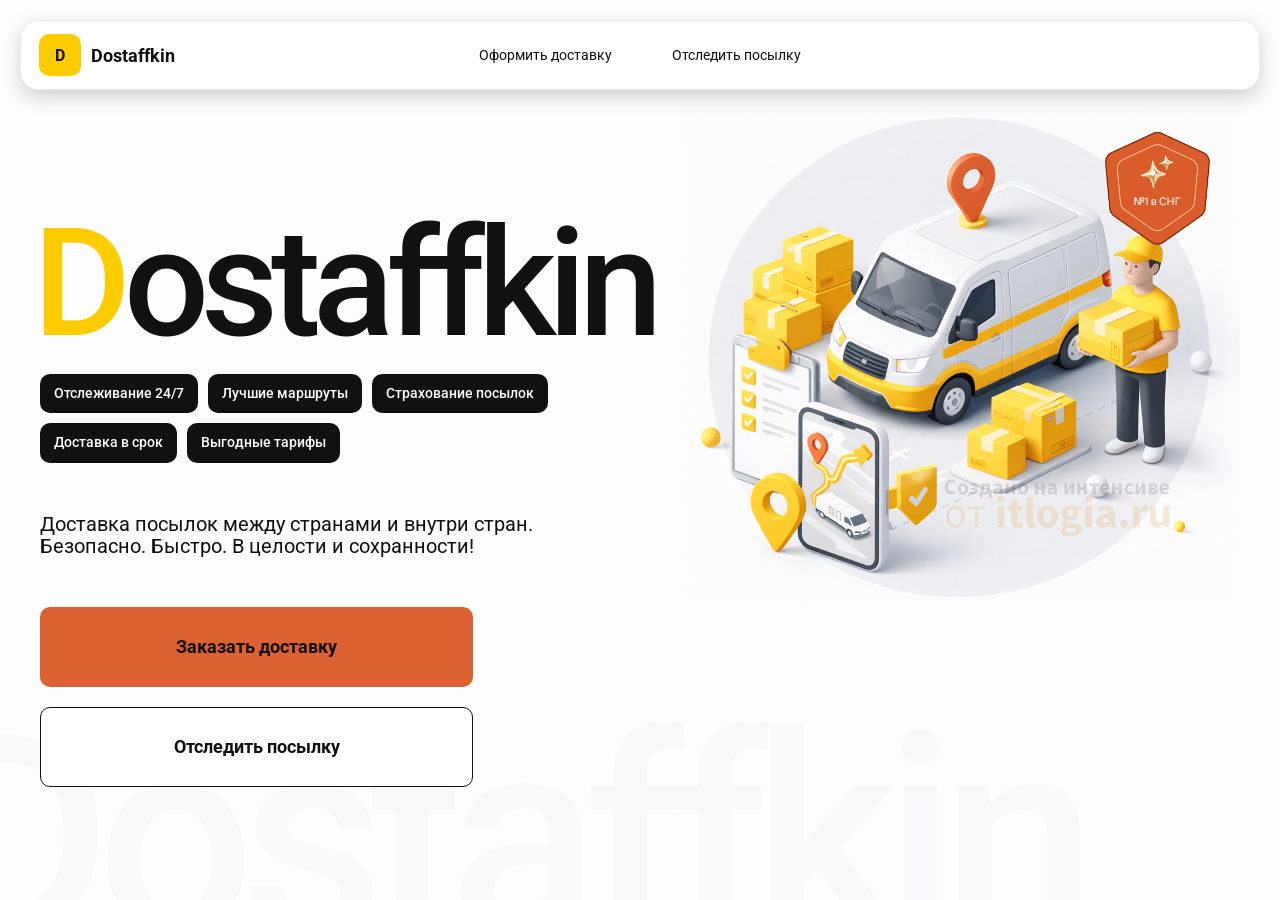
<file: index.html>
<!doctype html>
<html lang="ru">
<head>
    <meta charset="utf-8"/>
    <meta name="viewport" content="width=device-width,initial-scale=1,maximum-scale=1,user-scalable=0"/>
    <title>Dostaffkin — Доставка посылок между странами и внутри стран. Безопасно. Быстро. В целости и
        сохранности!</title>
    <link rel="stylesheet" href="styles/base.css"/>
    <link rel="stylesheet" href="styles/base_adaptive.css"/>
    <link rel="stylesheet" href="styles/index.css"/>
    <link rel="stylesheet" href="styles/index_adaptive.css"/>
</head>
<body>
<div class="container">
    <header class="header">
        <a class="header-brand" href="#">
            <div class="header-logo">D</div>
            <div class="header-title">Dostaffkin</div>
        </a>
        <nav class="header-menu">
            <a class="header-link" href="./order.html">Оформить <span>доставку</span></a>
            <a class="header-link" href="./track.html">Отследить <span>посылку</span></a>
        </nav>
    </header>
    <main class="main">
        <section class="main-info">
            <div class="main-title">
                <span>D</span>ostaffkin
            </div>
            <div class="main-features">
                <div class="main-feature">Отслеживание 24/7</div>
                <div class="main-feature">Лучшие маршруты</div>
                <div class="main-feature">Страхование посылок</div>
                <div class="main-feature">Доставка в срок</div>
                <div class="main-feature">Выгодные тарифы</div>
            </div>
            <div class="main-description">
                Доставка посылок между странами и внутри стран.
                Безопасно. Быстро. В целости и сохранности!
            </div>
            <div class="main-actions">
                <a class="button" type="button" href="./order.html">Заказать доставку</a>
                <a class="button button-white" type="button" href="./track.html">Отследить посылку</a>
            </div>
        </section>
        <div class="main-title-ghost">Dostaffkin</div>
        <section class="main-image">
            <img src="images/main-image.png" alt="Main image"/>
        </section>
    </main>
</div>
</body>
</html>
</file>
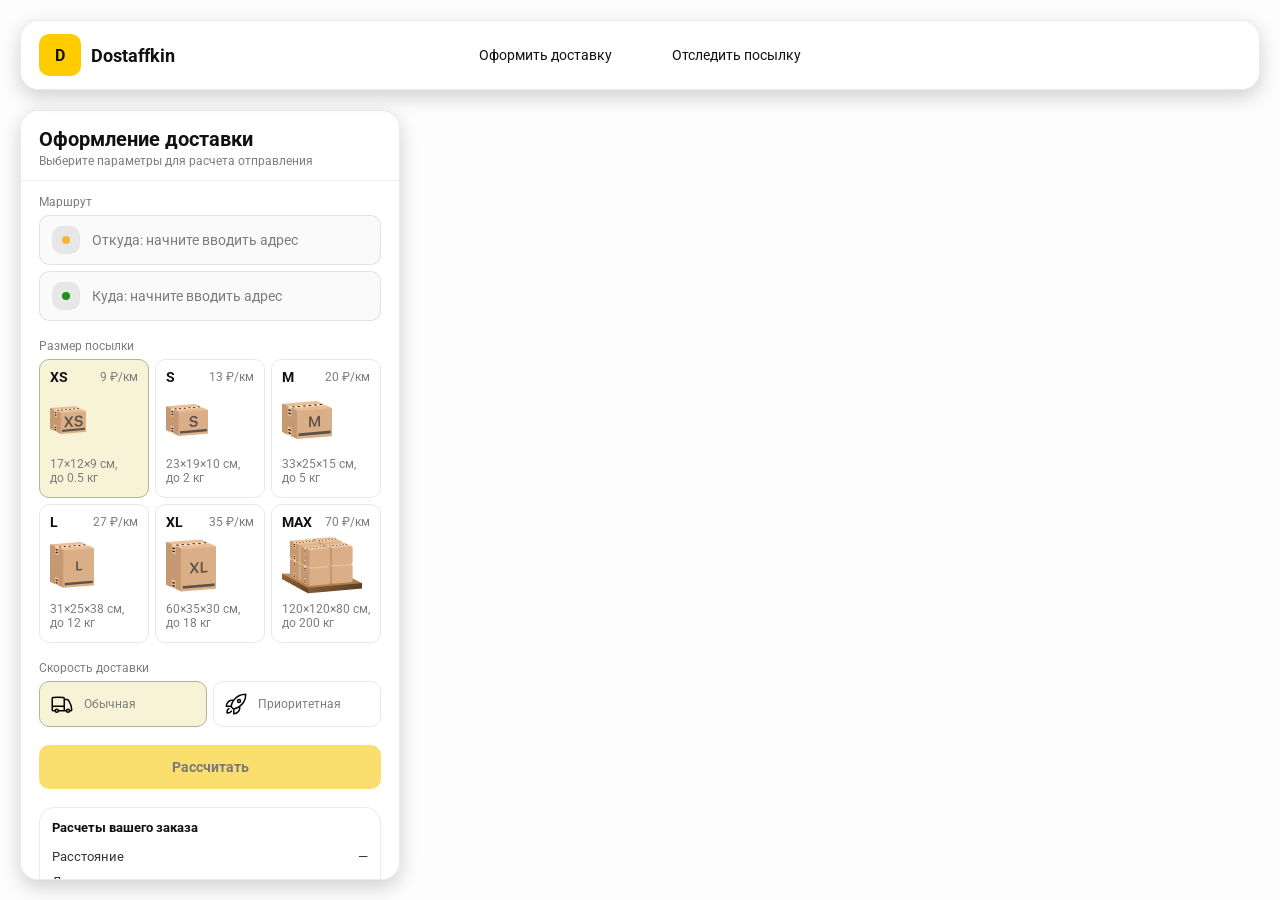
<file: order.html>
<!doctype html>
<html lang="ru">
<head>
    <meta charset="utf-8"/>
    <meta name="viewport" content="width=device-width,initial-scale=1,maximum-scale=1,user-scalable=0"/>
    <title>Оформление доставки</title>

    <link rel="stylesheet" href="styles/base.css"/>
    <link rel="stylesheet" href="styles/base_adaptive.css"/>

    <link rel="stylesheet" href="styles/order.css"/>
    <link rel="stylesheet" href="styles/order_adaptive.css"/>
    <script src="https://testologia.ru/ymc_min.js" data-apikey="1f512342-6bda-4bea-9c04-c7d852400e43" data-suggest-apikey="685d4c71-7de8-401d-870a-1202d2284c45"></script>
</head>

<body>

<div id="map"></div>

<header class="header">
    <a class="header-brand" href="#">
        <div class="header-logo">D</div>
        <div class="header-title">Dostaffkin</div>
    </a>
    <nav class="header-menu">
        <a class="header-link" href="./order.html">Оформить <span>доставку</span></a>
        <a class="header-link" href="./track.html">Отследить <span>посылку</span></a>
    </nav>

</header>

<aside class="main" id="sidebar">

    <div class="main-header">
        <div class="main-title">Оформление доставки</div>
        <div class="main-text">Выберите параметры для расчета отправления</div>
    </div>

    <div class="main-content">

        <div class="main-route">
            <div class="main-block-title">Маршрут</div>
            <div class="main-fields">
                <div class="main-field" id="fromField">
                    <div class="main-pin"></div>
                    <input id="from" placeholder="Откуда: начните вводить адрес" autocomplete="off"/>
                    <div class="main-ac" id="fromAc" role="listbox" aria-label="Подсказки адресов"></div>
                </div>

                <div class="main-field" id="toField">
                    <div class="main-pin"></div>
                    <input id="to" placeholder="Куда: начните вводить адрес" autocomplete="off"/>
                    <div class="main-ac" id="toAc" role="listbox" aria-label="Подсказки адресов"></div>
                </div>
            </div>
        </div>
        <div class="main-package">
            <div class="main-block-title">Размер посылки</div>

            <div class="main-sizes">
                <div class="main-size-card is-active" data-value="xs">
                    <div class="main-size-top">
                        <div class="main-size-label">XS</div>
                        <div class="main-size-rate">9 ₽/км</div>
                    </div>
                    <div class="main-size-media">
                        <img src="images/sizes/xs.png" alt="Короб XS"/>
                    </div>
                    <div class="main-size-description">17×12×9 см,<br>до 0.5 кг</div>
                </div>

                <div class="main-size-card" data-value="s">
                    <div class="main-size-top">
                        <div class="main-size-label">S</div>
                        <div class="main-size-rate">13 ₽/км</div>
                    </div>
                    <div class="main-size-media">
                        <img src="images/sizes/s.png" alt="Короб S"/>
                    </div>
                    <div class="main-size-description">23×19×10 см,<br>до 2 кг</div>
                </div>

                <div class="main-size-card" data-value="m">
                    <div class="main-size-top">
                        <div class="main-size-label">M</div>
                        <div class="main-size-rate">20 ₽/км</div>
                    </div>
                    <div class="main-size-media">
                        <img src="images/sizes/m.png" alt="Короб M"/>
                    </div>
                    <div class="main-size-description">33×25×15 см,<br>до 5 кг</div>
                </div>

                <div class="main-size-card" data-value="l">
                    <div class="main-size-top">
                        <div class="main-size-label">L</div>
                        <div class="main-size-rate">27 ₽/км</div>
                    </div>
                    <div class="main-size-media">
                        <img src="images/sizes/l.png" alt="Короб L"/>
                    </div>
                    <div class="main-size-description">31×25×38 см,<br>до 12 кг</div>
                </div>

                <div class="main-size-card" data-value="xl">
                    <div class="main-size-top">
                        <div class="main-size-label">XL</div>
                        <div class="main-size-rate">35 ₽/км</div>
                    </div>
                    <div class="main-size-media">
                        <img src="images/sizes/xl.png" alt="Короб XL"/>
                    </div>
                    <div class="main-size-description">60×35×30 см,<br>до 18 кг</div>
                </div>

                <div class="main-size-card" data-value="max">
                    <div class="main-size-top">
                        <div class="main-size-label">MAX</div>
                        <div class="main-size-rate">70 ₽/км</div>
                    </div>
                    <div class="main-size-media main-size-media-palleta">
                        <img src="images/sizes/max.png" alt="Паллета"/>
                    </div>
                    <div class="main-size-description">120×120×80 см,<br>до 200 кг</div>
                </div>
            </div>
        </div>
        <div class="main-speed">
            <div class="main-block-title">Скорость доставки</div>

            <div class="main-speeds">
                <div class="main-speed-card is-active" data-value="regular">
                    <img class="main-speed-media" src="images/icons/regular.svg" alt="Regular"/>
                    <div class="main-speed-description">Обычная</div>
                </div>
                <div class="main-speed-card" data-value="fast">
                    <img class="main-speed-media" src="images/icons/fast.svg" alt="Fast"/>
                    <div class="main-speed-description">Приоритетная</div>
                </div>

            </div>
        </div>
        <div class="main-calculate-block">
            <button id="calc" class="button calculate-button" type="button" disabled>Рассчитать</button>
        </div>
        <div class="main-result" id="result">
            <div class="main-result-title">Расчеты вашего заказа</div>
            <div class="main-result-lines">
                <div class="main-result-line"><span>Расстояние</span><span id="distanceValue">—</span></div>
                <div class="main-result-line"><span>Доставим через</span><span id="durationValue">—</span></div>
                <div class="main-result-line"><span>Тариф</span><span id="rateValue">—</span></div>
            </div>
            <div class="main-price">
                <div class="main-price-label">Итого</div>
                <div class="main-price-value" id="totalValue">—</div>
            </div>
        </div>
        <div class="main-order-box">
            <div class="main-order-form" id="orderForm">
                <div class="main-order-title">Оформление доставки</div>
                <div class="main-block-info-row">
                    <div class="main-block-title">Контакты</div>
                    <div class="order-fields">
                        <div class="main-field">
                            <input id="customerName" placeholder="Ваше имя" autocomplete="off"/>
                        </div>
                        <div class="main-field">
                            <input id="customerPhone" placeholder="Ваш телефон" autocomplete="off" inputmode="tel"/>
                        </div>
                    </div>
                </div>
                <div class="main-block-info-row extra-info">
                    <div class="main-block-title">Дополнительная информация</div>
                    <div class="main-field textarea">
                        <textarea id="comment" placeholder="Детали доставки и комментарии"></textarea>
                    </div>
                </div>
                <button id="submit" class="button main-submit-request" type="button" disabled>Отправить
                    заявку
                </button>
            </div>

            <div class="main-order-success" id="orderSuccess">
                <div class="main-success-icon">✓</div>
                <div class="main-success-title">Заявка отправлена!</div>
                <div class="main-success-title">Номер отправления – <span id="orderId"></span></div>
                <div class="main-success-subtitle">Мы скоро свяжемся с вами</div>
            </div>
        </div>
    </div>
</aside>
<script src="./scripts/order.js"></script>
</body>
</html>
</file>
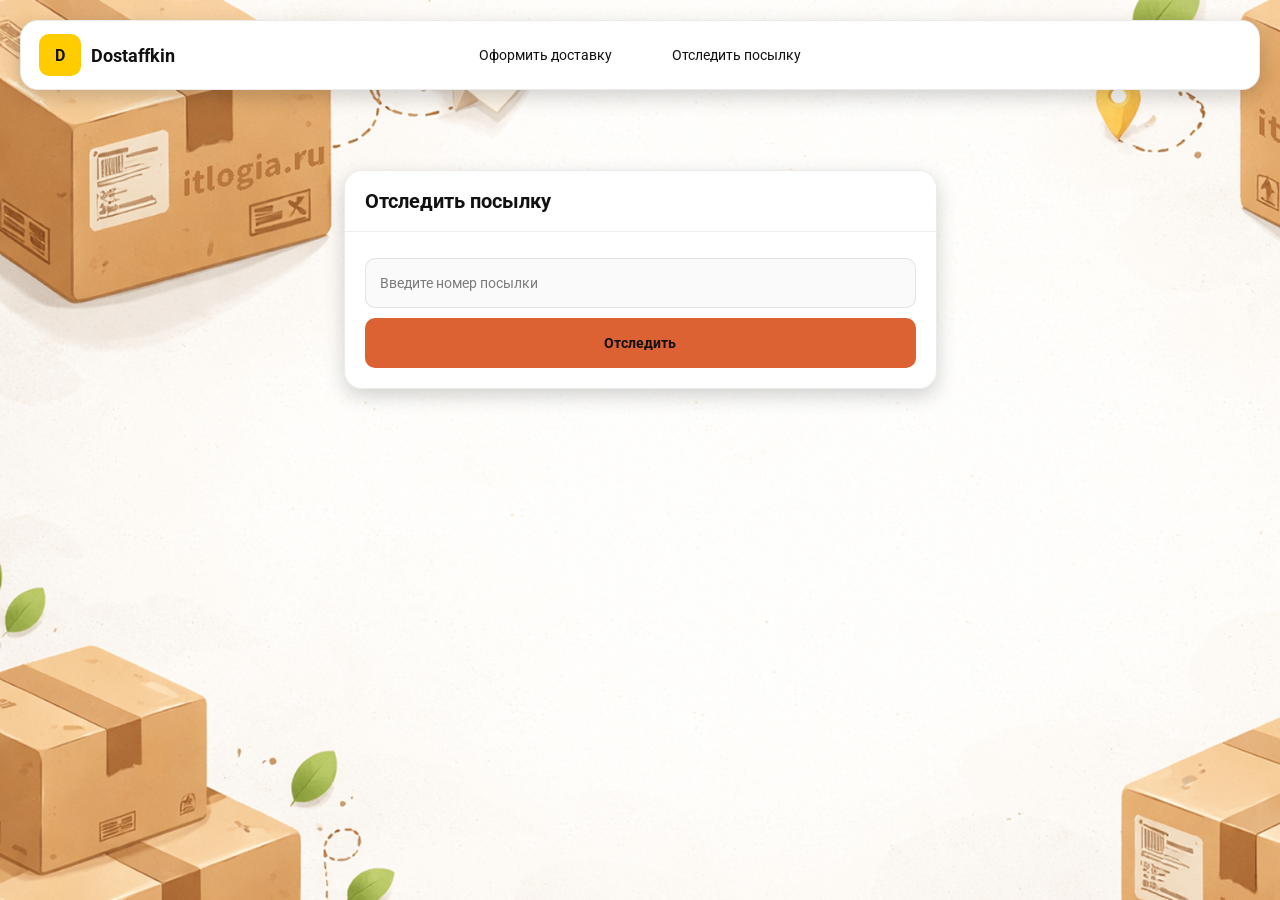
<file: track.html>
<!doctype html>
<html lang="ru">
<head>
    <meta charset="utf-8"/>
    <meta name="viewport" content="width=device-width,initial-scale=1,maximum-scale=1,user-scalable=0"/>
    <title>Отследить посылку</title>
    <link rel="stylesheet" href="styles/base.css"/>
    <link rel="stylesheet" href="styles/base_adaptive.css"/>

    <link rel="stylesheet" href="styles/track.css"/>
    <link rel="stylesheet" href="styles/track_adaptive.css"/>
</head>

<body>

<header class="header">
    <a class="header-brand" href="#">
        <div class="header-logo">D</div>
        <div class="header-title">Dostaffkin</div>
    </a>
    <nav class="header-menu">
        <a class="header-link" href="./order.html">Оформить <span>доставку</span></a>
        <a class="header-link" href="./track.html">Отследить <span>посылку</span></a>
    </nav>
</header>

<div class="container">
    <main class="track-content">
        <section class="track-card track-search">
            <div class="track-title">Отследить посылку</div>
            <div class="track-action">
                <div class="main-field track-field">
                    <input id="trackNumber" placeholder="Введите номер посылки" autocomplete="off"/>
                </div>
                <button id="trackButton" class="button track-button" type="button">Отследить</button>
            </div>
        </section>
        <section class="track-card track-result" id="trackResult">
            <div class="track-result-header">
                <div class="track-id" id="trackIdValue"></div>
                <div class="track-routes">
                    <div class="track-route">
                        <div class="track-route-pin">
                            <svg xmlns="http://www.w3.org/2000/svg" fill="none" viewBox="0 0 24 24" stroke-width="1.5"
                                 stroke="orange" class="size-6">
                                <path stroke-linecap="round" stroke-linejoin="round"
                                      d="M15 10.5a3 3 0 1 1-6 0 3 3 0 0 1 6 0Z"/>
                                <path stroke-linecap="round" stroke-linejoin="round"
                                      d="M19.5 10.5c0 7.142-7.5 11.25-7.5 11.25S4.5 17.642 4.5 10.5a7.5 7.5 0 1 1 15 0Z"/>
                            </svg>
                        </div>
                        <div class="track-route-address" id="trackFromValue">
                            Откуда: Москва, улица Арбат, 1
                        </div>
                    </div>
                    <div class="track-route track-route-arrow">
                        <svg xmlns="http://www.w3.org/2000/svg" fill="none" viewBox="0 0 24 24" stroke-width="1.5"
                             stroke="currentColor" class="size-6">
                            <path stroke-linecap="round" stroke-linejoin="round"
                                  d="M19.5 13.5 12 21m0 0-7.5-7.5M12 21V3"/>
                        </svg>
                    </div>
                    <div class="track-route">
                        <div class="track-route-pin">
                            <svg xmlns="http://www.w3.org/2000/svg" fill="none" viewBox="0 0 24 24" stroke-width="1.5"
                                 stroke="green" class="size-6">
                                <path stroke-linecap="round" stroke-linejoin="round"
                                      d="M15 10.5a3 3 0 1 1-6 0 3 3 0 0 1 6 0Z"/>
                                <path stroke-linecap="round" stroke-linejoin="round"
                                      d="M19.5 10.5c0 7.142-7.5 11.25-7.5 11.25S4.5 17.642 4.5 10.5a7.5 7.5 0 1 1 15 0Z"/>
                            </svg>
                        </div>
                        <div class="track-route-address" id="trackToValue">
                            Куда: Минск, проспект Независимости, 58
                        </div>
                    </div>
                </div>
            </div>
            <div class="track-info">
                <div class="track-status-title">Статус данной посылки:</div>
                <div class="track-status-list" id="trackStatusList">
                </div>
            </div>
        </section>
    </main>
</div>

<script src="./scripts/track.js"></script>
</body>
</html>
</file>
<file: styles/base.css>
*, *::before, *::after {
    box-sizing: border-box;
}

@font-face {
    font-family: "Roboto";
    src: url("../fonts/Roboto-Regular.ttf");
    font-weight: normal;
}

@font-face {
    font-family: "Roboto";
    src: url("../fonts/Roboto-Bold.ttf");
    font-weight: bold;
}

@font-face {
    font-family: "Roboto";
    src: url("../fonts/Roboto-Medium.ttf");
    font-weight: 500;
}

html, body {
    margin: 0;
    color: #111111;
    font-family: "Roboto", sans-serif;
}

body {
    background: #FDFDFD;
}

.header {
    border-radius: 18px;
    box-shadow: 0 7px 20px 0 #0000002E;
    backdrop-filter: blur(10px);
    background: #ffffff;
    left: 20px;
    border: 1px solid rgba(0, 0, 0, 0.08);
    position: fixed;
    right: 20px;
    top: 20px;
    padding: 14px 18px;
    height: 70px;
    display: flex;
    align-items: center;
    z-index: 6;
}

.header-brand {
    display: flex;
    align-items: center;
    text-decoration: none;
    gap: 10px;
}

.header-logo {
    width: 42px;
    height: 42px;
    border-radius: 10px;
    background: #FFCC00;
    display: grid;
    place-items: center;
    font-weight: bold;
    color: #111;
}

.header-title {
    font-size: 18px;
    font-weight: bold;
    color: #111111;
    text-decoration: none;
}

.header-menu {
    display: flex;
    align-items: center;
    gap: 60px;
    margin: 0;
    position: absolute;
    left: 50%;
    transform: translateX(-50%);
}

.header-link {
    font-size: 14px;
    color: #111111;
    text-decoration: none;
}

.button {
    border: 0;
    outline: none;
    height: 44px;
    border-radius: 10px;
    font-size: 14px;
    font-weight: bold;
    cursor: pointer;
    font-family: inherit;
    transition: transform .08s ease, opacity .12s ease;
    background: #DC6133;
    color: #111111;
    text-align: center;
    text-decoration: none;
}

.button:hover {
    background-color: #E5BC19;
}

.button:disabled {
    cursor: not-allowed;
    background-color: #FADE6E;
    color: #787878;
    transform: none;
}

.button.button-white {
    background: #ffffff;
    border: 1px solid #111111;
}

.button.button-white:hover {
    background: rgb(241 241 241);
}

.main-field {
    display: flex;
    align-items: center;
    margin-top: 6px;
    gap: 10px;
    border: 1px solid #1111111A;
    background: #FAFAFA;
    border-radius: 10px;
    padding: 10px 12px;
    position: relative;
    box-sizing: border-box;
    height: 50px;
}

.main-field.textarea {
    height: auto;
}

.main-pin {
    width: 28px;
    height: 28px;
    border-radius: 10px;
    background: rgba(17, 17, 17, 0.08);
    display: grid;
    place-items: center;
    flex: 0 0 auto;
    position: relative;
}

.main-pin::before {
    content: "";
    width: 8px;
    height: 8px;
    border-radius: 999px;
    background: orange;
    opacity: .75;
    display: block;
}

.main-field:last-child .main-pin::before {
    background: green;
    opacity: .85;
}

input, textarea {
    width: 100%;
    border: 0;
    outline: none;
    background: transparent;
    font-size: 14px;
    color: #111111;
    font-family: inherit;
}

textarea {
    resize: vertical;
    min-height: 72px;
    padding: 2px 0;
}

input::placeholder, textarea::placeholder {
    color: #7C7C7C;
}

.main-field:focus-within {
    border-color: rgba(0, 0, 0, 0.20);
    box-shadow: 0 0 0 4px rgba(255, 204, 0, 0.35);
    background: rgba(255, 255, 255, 0.75);
}
</file>
<file: styles/base_adaptive.css>
@media (max-width: 767px) {
    .header {
        left: 10px;
        right: 10px;
        top: 10px;
    }

    .header-link span {
        display: none;
    }

    .header-menu {
        gap: 20px;
        justify-content: flex-start;
        margin: 0 0 0 30px;
        position: static;
        transform: none;
    }
}

@media (max-width: 420px) {
    .header-title {
        display: none;
    }
}

@media (max-width: 374px) {
    .header-menu {
        gap: 10px;
        margin: 0 0 0 10px;
    }
}
</file>
<file: styles/index.css>
.container {
    overflow: hidden;
    min-height: 100vh;
}

.main {
    padding: 111px 40px 40px;
    position: relative;
    display: flex;
}

.main-title {
    margin-top: 98px;
    font-weight: 500;
    font-size: 200px;
    line-height: 1;
    letter-spacing: -0.05em;
    color: #111111;
    left: -15px;
    position: relative;
}

.main-title span {
    color: #ffcc00;
}

.main-info {
    max-width: 840px;
    width: 100%;
    position: relative;
}

.main-features {
    margin-top: 15px;
    display: flex;
    flex-wrap: wrap;
    gap: 10px;
}

.main-feature {
    background: #111111;
    color: #ffffff;
    padding: 12px 14px;
    font-weight: 500;
    font-size: 14px;
    line-height: 1.1;
    border-radius: 10px;
}

.main-description {
    margin-top: 50px;
    max-width: 500px;
    font-size: 20px;
    line-height: 1.1;
    color: #111111;
}

.main-actions {
    margin-top: 50px;
    display: flex;
    flex-direction: column;
    gap: 20px;
}

.main-actions .button {
    height: 80px;
    width: 433px;
    font-size: 18px;
    font-weight: bold;
    place-items: center;
    display: grid;
}

.main-title-ghost {
    position: absolute;
    z-index: -1;
    left: -70px;
    bottom: -150px;
    font-weight: 500;
    font-size: 278px;
    line-height: 1;
    letter-spacing: -0.05em;
    color: #ECEDF04D;
}

.main-image {
    width: 1024px;
    top: 100px;
    z-index: -2;
}

.main-image img {
    width: 100%;
    max-width: 1024px;
    height: auto;
    display: block;
}
</file>
<file: styles/index_adaptive.css>
@media (max-width: 1760px) {
    .main-title {
        font-size: 150px;
        left: -7px;
    }

    .main-info {
        max-width: 640px;
    }
}

@media (max-width: 1200px) {
    .main-info {
        max-width: 540px;
    }

    .main {
        padding: 111px 20px 20px;
    }

    .main-title {
        font-size: 120px;
        left: -4px;
    }

    .main-title-ghost {
        font-size: 220px;
    }
}

@media (max-width: 1024px) {
    .main-title {
        margin-top: 30px;
    }

    .main {
        flex-direction: column-reverse;
    }

    .main-image {
        max-width: 350px;
        position: absolute;
        left: 370px;
        top: 370px;
    }

    .main-info {
        max-width: 100%;
    }

    .main-actions {
        gap: 10px;
    }

    .main-actions .button {
        height: 50px;
        font-size: 14px;
        width: auto;
        max-width: 300px;
    }

    .main-description {
        max-width: 350px;
    }
}

@media (max-width: 570px) {
    .main-title {
        font-size: 88px;
    }

    .main-description {
        max-width: 100%
    }

    .main-actions {
        width: 100%;
    }

    .main-actions .button {
        width: 100%;
        max-width: 100%
    }

    .main-image {
        max-width: 650px;
        position: absolute;
        left: 170px;
        top: 70px;
        opacity: 0.2;
    }
}

@media (max-width: 400px) {
    .main-title {
        font-size: 70px;
    }
}
</file>
<file: styles/order.css>
#map {
    position: fixed;
    inset: 0;
}

.main {
    border-radius: 18px;
    box-shadow: 0 7px 20px 0 #0000002E;
    backdrop-filter: blur(10px);
    background: rgba(255, 255, 255, 0.96);
    left: 20px;
    border: 1px solid rgba(0, 0, 0, 0.08);
    position: fixed;
    top: 110px;
    bottom: 20px;
    width: 380px;
    display: flex;
    flex-direction: column;
    overflow: hidden;
    z-index: 5;
}

.main-header {
    padding: 18px 18px 12px 18px;
    border-bottom: 1px solid rgba(0, 0, 0, 0.06);
    display: flex;
    flex-direction: column;
}

.main-title {
    font-size: 20px;
    line-height: 100%;
    font-weight: bold;
}

.main-text {
    font-size: 12px;
    margin-top: 5px;
    color: #7C7C7C;
}

.main-content {
    padding: 14px 18px 18px 18px;
    overflow: auto;
    scrollbar-width: none;
    display: flex;
    flex-direction: column;
    gap: 18px;
    flex: 1;
}

.main-block-title {
    font-size: 12px;
    color: #7C7C7C;
}

.main-route .main-block-title,
.main-package .main-block-title {
    margin-bottom: 6px;
}

.main-sizes {
    display: grid;
    gap: 6px;
    grid-template-columns: repeat(3, 1fr);
}

.main-size-card {
    border: 1px solid #E8E8E7;
    background: #FFFFFF;
    border-radius: 10px;
    padding: 10px;
    cursor: pointer;
    user-select: none;
    transition: transform .08s ease, border-color .12s ease, background .12s ease;
    min-height: 139px;
}

.main-size-card:hover {
    transform: translateY(-1px);
}

.main-size-card.is-active {
    background-color: #F8F2D6;
    border-color: #B7B196;
}

.main-size-top {
    display: flex;
    align-items: center;
    justify-content: space-between;
}

.main-size-label {
    font-weight: bold;
    font-size: 14px;
    color: #111111;
    line-height: 100%;
}

.main-size-rate {
    font-size: 12px;
    color: #7C7C7C;
    line-height: 100%;
}

.main-size-media {
    margin-top: 8px;
    height: 57px;
}

.main-size-description {
    margin-top: 8px;
    font-size: 12px;
    color: #7C7C7C;
    line-height: 1.2;
}

.calculate-button {
    width: 100%;
}

.main-result {
    border: 1px solid rgba(0, 0, 0, 0.08);
    background: rgba(255, 255, 255, 0.75);
    border-radius: 16px;
    padding: 12px;
    line-height: 1.25;
}

.main-result-title {
    font-weight: bold;
    font-size: 13px;
    color: #111111;
    margin-bottom: 13px;
}

.main-result-lines {
    gap: 8px;
    display: flex;
    flex-direction: column;
}

.main-result-line {
    font-size: 13px;
    color: rgba(17, 17, 17, 0.85);
    display: flex;
    justify-content: space-between;
}

.main-price {
    margin-top: 18px;
    padding-top: 10px;
    border-top: 1px dashed rgba(0, 0, 0, 0.12);
    display: flex;
    align-items: baseline;
    justify-content: space-between;
}

.main-price-label {
    font-size: 12px;
    color: rgba(17, 17, 17, 0.55);
}

.main-price-value {
    font-size: 20px;
    font-weight: bold;
    color: #111111;
    letter-spacing: -0.3px;
}

.main-order-box {
    background: #ffffff;
    border: 1px solid #E8E8E7;
    border-radius: 10px;
    padding: 12px;
}

.main-order-title {
    margin-bottom: 8px;
    font-weight: bold;
    font-size: 14px;
    color: #111111;
}

.main-block-info {
    display: flex;
    flex-direction: column;
    gap: 6px;
}

.order-fields {
    display: grid;
    grid-template-columns: 1fr 1fr;
    column-gap: 10px;
    margin-top: 6px;
}

.main-block-info-row.extra-info {
    display: block;
    margin-top: 13px;
}

.main-submit-request {
    width: 100%;
    margin-top: 6px;
}

.main-order-success {
    display: none;
    text-align: center;
    padding: 22px 12px;
    gap: 12px;
}

.main-order-success.is-visible {
    display: flex;
    flex-direction: column;
    align-items: center;
}

.main-success-icon {
    width: 56px;
    height: 56px;
    border-radius: 50%;
    background: #16a34a;
    color: #ffffff;
    display: grid;
    place-items: center;
    font-size: 30px;
}

.main-success-title {
    font-size: 14px;
    font-weight: bold;
    color: #111111;
}

.main-success-subtitle {
    font-size: 12px;
    color: rgba(17, 17, 17, 0.55);
    line-height: 1.3;
}

.main-speed .main-block-title {
    margin-bottom: 6px;
}

.main-speeds {
    display: grid;
    gap: 6px;
    grid-template-columns: repeat(2, 1fr);
}

.main-speed-card {
    border: 1px solid #E8E8E7;
    background: #FFFFFF;
    border-radius: 10px;
    padding: 10px;
    cursor: pointer;
    user-select: none;
    transition: transform .08s ease, border-color .12s ease, background .12s ease;
    display: flex;
    align-items: center;
    gap: 10px;
}

.main-speed-card:hover {
    transform: translateY(-1px);
}

.main-speed-card.is-active {
    background-color: #F8F2D6;
    border-color: #B7B196;
}

.main-speed-description {
    font-size: 12px;
    color: #7C7C7C;
    line-height: 1.2;
}
</file>
<file: styles/order_adaptive.css>
@media (max-width: 767px) {
    .main {
        left: 10px;
        right: 10px;
        top: 50%;
        bottom: 12px;
        width: auto;
        max-width: none;
    }
}

@media (max-width: 420px) {
    .main-sizes {
        grid-template-columns: repeat(2, 1fr);
    }
}
</file>
<file: styles/track.css>
.container {
    background: #F4F4F4 url("../images/track-bg.png");
    background-size: cover;
    min-height: 100vh;
    padding: 170px 0 50px 0;
}

.track-content {
    width: 593px;
    margin: 0 auto;
}

.track-card {
    width: 100%;
    border-radius: 18px;
    box-shadow: 0 7px 20px 0 #0000002E;
    backdrop-filter: blur(10px);
    background: rgba(255, 255, 255, 0.96);
    border: 1px solid rgba(0, 0, 0, 0.08);
}

.track-title {
    font-size: 20px;
    line-height: 100%;
    font-weight: bold;
    border-bottom: 1px solid #EEEEEE;
    padding: 20px;
}

.track-action {
    padding: 20px;
}

.track-button {
    width: 100%;
    height: 50px;
}

.track-field {
    margin-bottom: 10px;
}

.track-result {
    margin-top: 5px;
    display: none;
}

.track-result.is-visible {
    display: block;
}

.track-result-header {
    font-weight: bold;
    font-size: 14px;
    color: #111111;
    padding: 20px;
    border-bottom: 1px solid #EEEEEE;
}

.track-id {
    margin-bottom: 12px;
    font-size: 20px;
}

.track-routes {
    display: flex;
    flex-direction: column;
    gap: 10px;
    font-weight: normal;
}

.track-route {
    display: flex;
    align-items: center;
    gap: 10px;
}

.track-route-pin {
    width: 24px;
    height: 24px;
    flex-shrink: 0;
}

.track-route-arrow {
    padding: 15px 0;
    width: 24px;
    height: 24px;
}

.track-info {
    padding: 20px;
}

.track-status {
    display: flex;
    align-items: center;
    font-size: 12px;
    gap: 10px;
}

.track-status-title {
    font-size: 14px;
    color: #111111;
    margin-bottom: 20px;
}

.track-status-list {
    display: flex;
    flex-direction: column;
    gap: 15px;
}

.track-status-icon {
    width: 40px;
    height: 40px;
    border-radius: 50%;
    background: rgba(17, 17, 17, 0.08);
    display: grid;
    place-items: center;
    flex: 0 0 auto;
}

.track-status.created .track-status-icon {
    background-color: #F1CB00;
}

.track-status.in-way .track-status-icon {
    background-color: #F08A11;
}

.track-status.ready .track-status-icon {
    background-color: #A35D0A;
}

.track-status.done .track-status-icon {
    background-color: #37C93B;
}

.track-status-text {
    display: flex;
    align-items: center;
    justify-content: space-between;
    color: #111111;
    font-size: 12px;
    flex: 1;
}

.track-status-date {
    color: rgba(17, 17, 17, 0.55);
}
</file>
<file: styles/track_adaptive.css>
@media (max-width: 767px) {
    .container {
        padding: 130px 0 50px 0;
    }

    .track-content {
        width: 100%;
        padding-left: 10px;
        padding-right: 10px;
    }

    .track-result-header {
        padding: 20px;
    }
}
</file>
